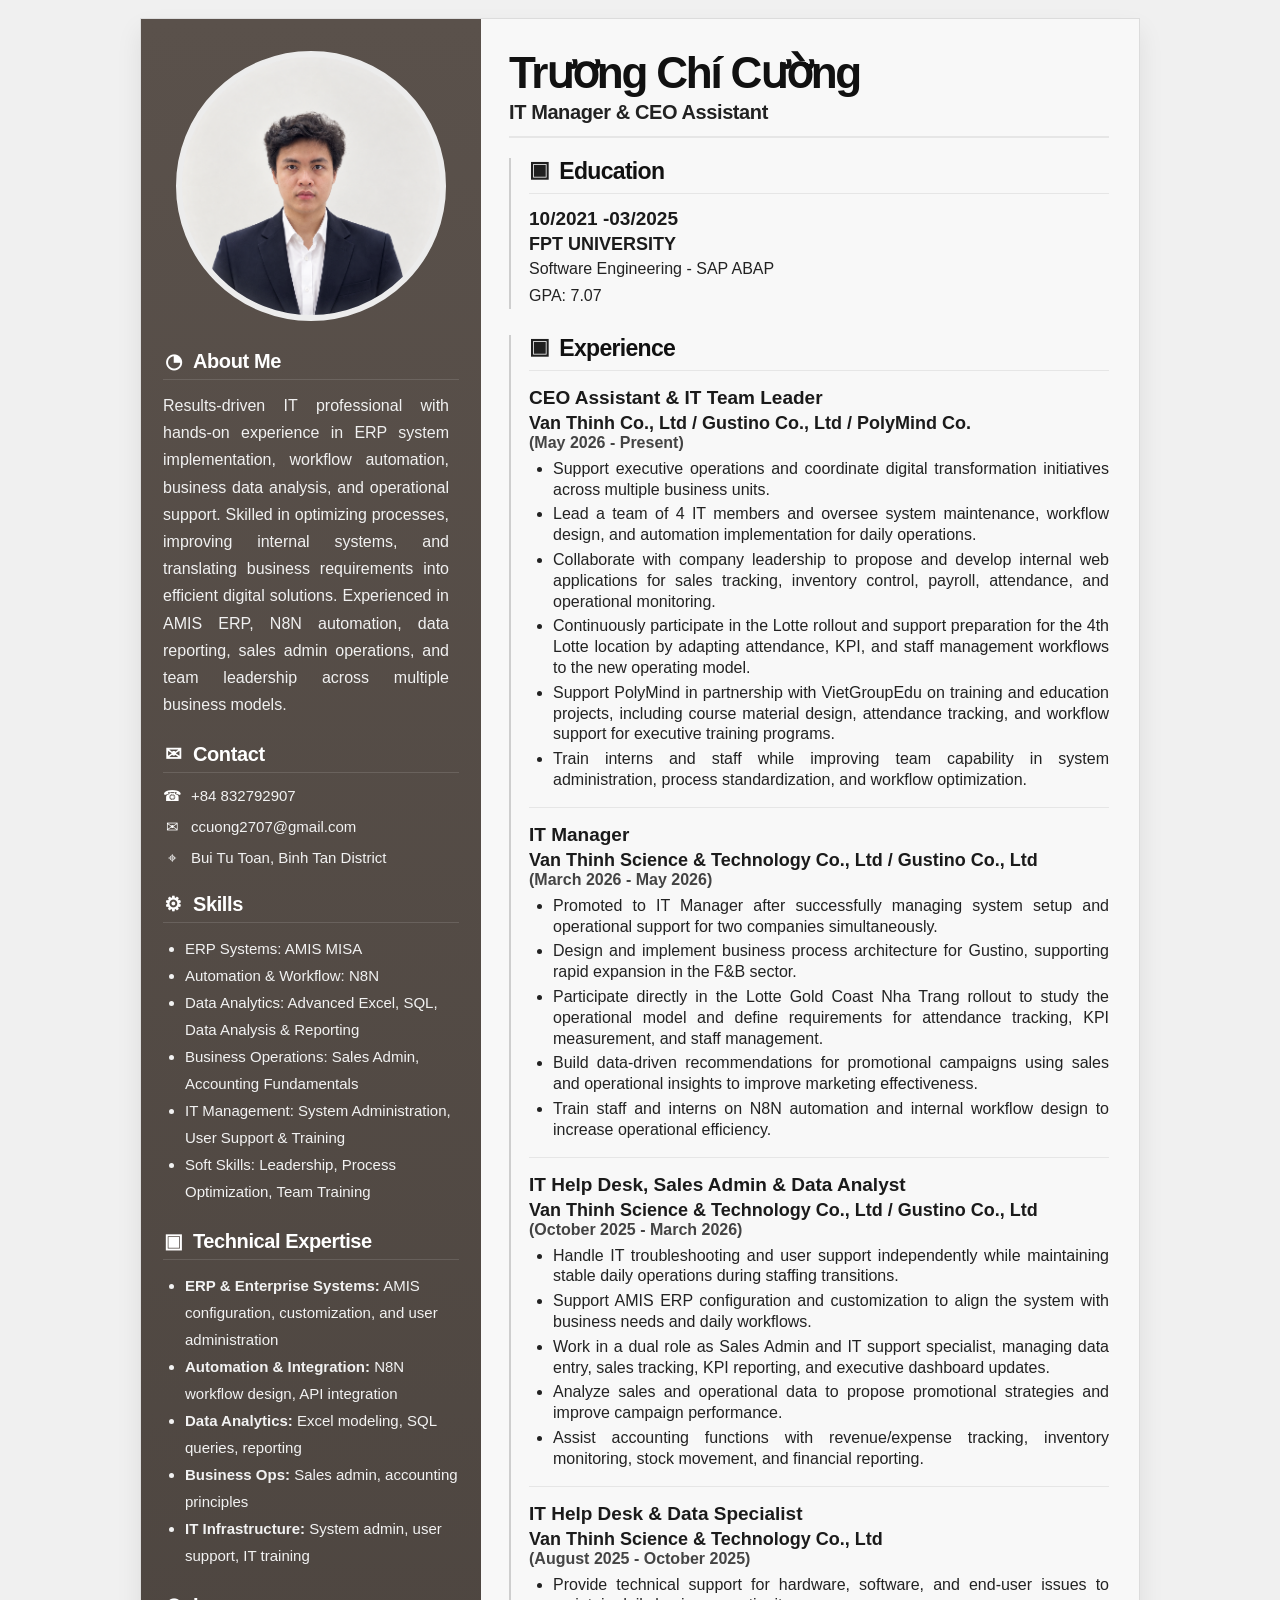
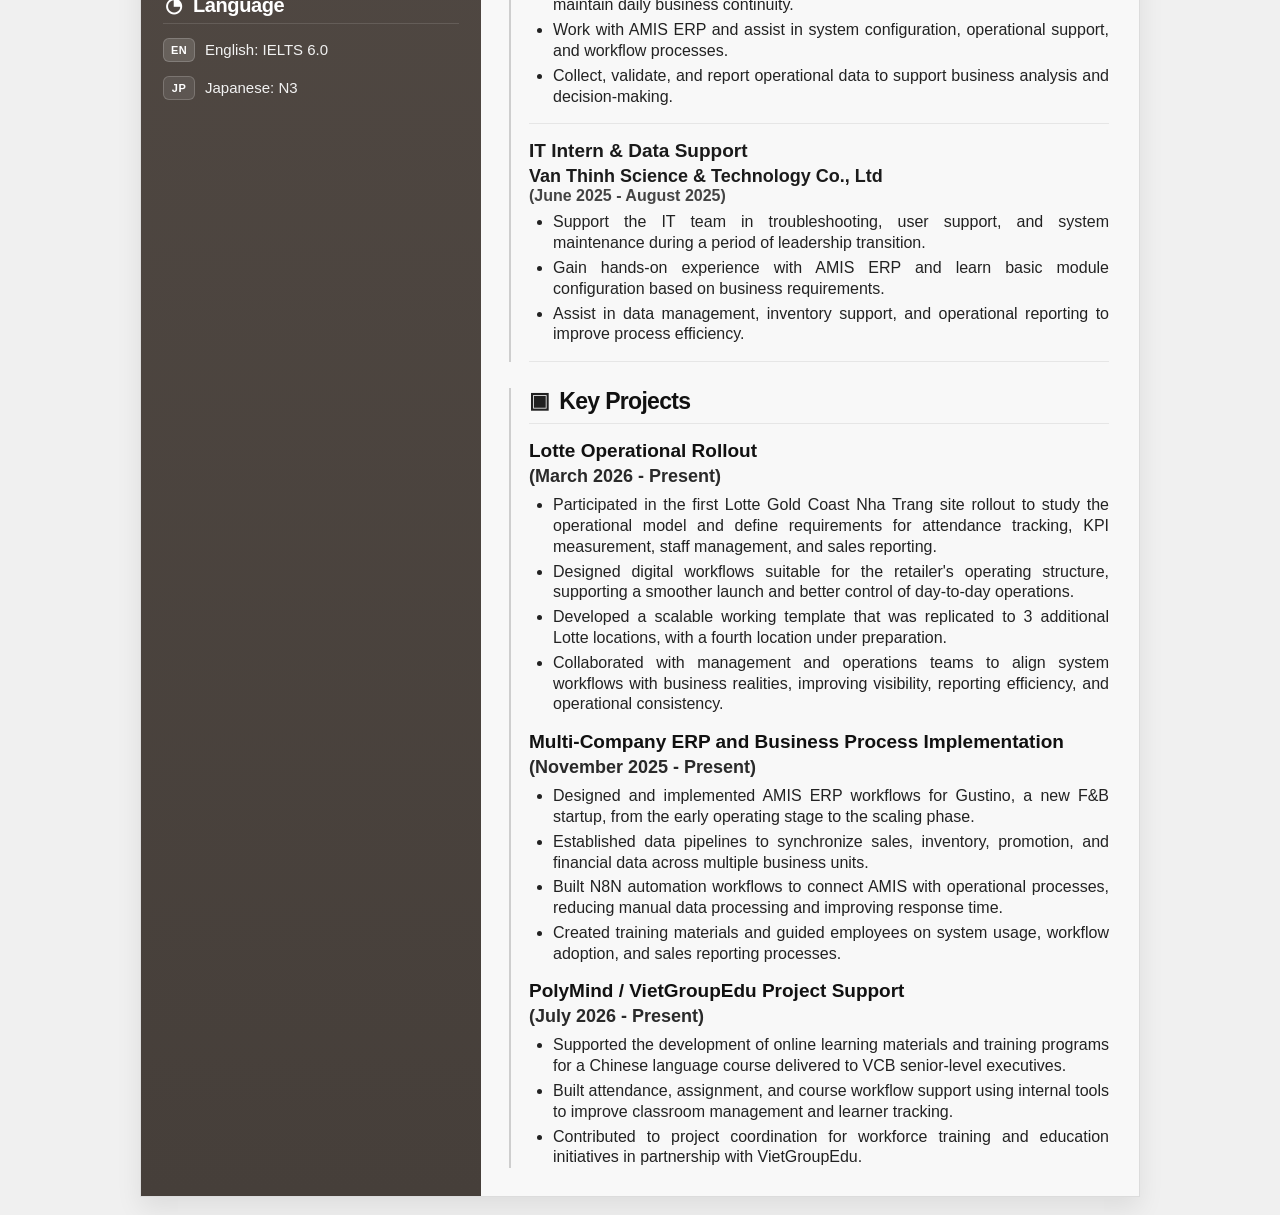
<file: index.html>
<!DOCTYPE html>
<html lang="vi">
<head>
  <meta charset="UTF-8" />
  <meta name="viewport" content="width=device-width, initial-scale=1.0" />
  <title>CV | Trương Chí Cường</title>
  <link rel="stylesheet" href="./style.css" />
</head>
<body>
  <div class="page">
    <aside class="sidebar">
      <div class="profile-photo-wrap">
        <div class="profile-photo"></div>
      </div>

      <section class="sidebar-section">
        <div class="sidebar-title"><span class="icon">◔</span>About Me</div>
        <p class="about-text">
          Results-driven IT professional with hands-on experience in ERP system implementation, workflow automation, business data analysis, and operational support. Skilled in optimizing processes, improving internal systems, and translating business requirements into efficient digital solutions. Experienced in AMIS ERP, N8N automation, data reporting, sales admin operations, and team leadership across multiple business models.
        </p>
      </section>

      <section class="sidebar-section">
        <div class="sidebar-title"><span class="icon">✉</span>Contact</div>
        <ul class="contact-list">
          <li class="contact-item"><span class="mark">☎</span><span>+84 832792907</span></li>
          <li class="contact-item"><span class="mark">✉</span><span>ccuong2707@gmail.com</span></li>
          <li class="contact-item"><span class="mark">⌖</span><span>Bui Tu Toan, Binh Tan District</span></li>
        </ul>
      </section>

      <section class="sidebar-section">
        <div class="sidebar-title"><span class="icon">⚙</span>Skills</div>
        <ul class="skills-list">
          <li>ERP Systems: AMIS MISA</li>
          <li>Automation & Workflow: N8N </li>
          <li>Data Analytics: Advanced Excel, SQL, Data Analysis & Reporting</li>
          <li>Business Operations: Sales Admin, Accounting Fundamentals</li>
          <li>IT Management: System Administration, User Support & Training</li>
          <li>Soft Skills: Leadership, Process Optimization, Team Training</li>
        </ul>
      </section>

      <section class="sidebar-section">
        <div class="sidebar-title"><span class="icon">▣</span>Technical Expertise</div>
        <ul class="skills-list">
          <li><strong>ERP & Enterprise Systems:</strong> AMIS configuration, customization, and user administration</li>
          <li><strong>Automation & Integration:</strong> N8N workflow design, API integration</li>
          <li><strong>Data Analytics:</strong> Excel modeling, SQL queries, reporting</li>
          <li><strong>Business Ops:</strong> Sales admin, accounting principles</li>
          <li><strong>IT Infrastructure:</strong> System admin, user support, IT training</li>
        </ul>
      </section>

      <section class="sidebar-section">
        <div class="sidebar-title"><span class="icon">◔</span>Language</div>
        <ul class="language-list">
          <li><span class="lang-icon en-badge">EN</span>English: IELTS 6.0</li>
          <li><span class="lang-icon jp-badge">JP</span>Japanese: N3</li>
        </ul>
      </section>
    </aside>

    <main class="main">
      <h1 class="header-name">Trương Chí Cường</h1>
      <div class="header-role">IT Manager & CEO Assistant</div>

      <section class="main-section">
        <h2 class="section-heading"><span class="symbol">▣</span>Education</h2>
        <div class="edu-line">
          <div class="edu-title">10/2021 -03/2025</div>
        </div>
        <div class="edu-sub">FPT UNIVERSITY</div>
        <p class="edu-meta">Software Engineering - SAP ABAP</p>
        <p class="edu-meta">GPA: 7.07</p>
      </section>

      <section class="main-section">
        <h2 class="section-heading"><span class="symbol">▣</span>Experience</h2>

        <div class="job-block">
          <div class="job-line">
            <div class="job-title">CEO Assistant & IT Team Leader</div>
          </div>
          <div class="job-company">Van Thinh Co., Ltd / Gustino Co., Ltd / PolyMind Co.</div>
          <div class="job-date">(May 2026 - Present)</div>
          <ul class="job-content">
            <li>Support executive operations and coordinate digital transformation initiatives across multiple business units.</li>
            <li>Lead a team of 4 IT members and oversee system maintenance, workflow design, and automation implementation for daily operations.</li>
            <li>Collaborate with company leadership to propose and develop internal web applications for sales tracking, inventory control, payroll, attendance, and operational monitoring.</li>
            <li>Continuously participate in the Lotte rollout and support preparation for the 4th Lotte location by adapting attendance, KPI, and staff management workflows to the new operating model.</li>
            <li>Support PolyMind in partnership with VietGroupEdu on training and education projects, including course material design, attendance tracking, and workflow support for executive training programs.</li>
            <li>Train interns and staff while improving team capability in system administration, process standardization, and workflow optimization.</li>
          </ul>
        </div>

        <div class="job-block">
          <div class="job-line">
            <div class="job-title">IT Manager</div>
          </div>
          <div class="job-company">Van Thinh Science & Technology Co., Ltd / Gustino Co., Ltd</div>
          <div class="job-date">(March 2026 - May 2026)</div>
          <ul class="job-content">
            <li>Promoted to IT Manager after successfully managing system setup and operational support for two companies simultaneously.</li>
            <li>Design and implement business process architecture for Gustino, supporting rapid expansion in the F&B sector.</li>
            <li>Participate directly in the Lotte Gold Coast Nha Trang rollout to study the operational model and define requirements for attendance tracking, KPI measurement, and staff management.</li>
            <li>Build data-driven recommendations for promotional campaigns using sales and operational insights to improve marketing effectiveness.</li>
            <li>Train staff and interns on N8N automation and internal workflow design to increase operational efficiency.</li>
          </ul>
        </div>

        <div class="job-block">
          <div class="job-line">
            <div class="job-title">IT Help Desk, Sales Admin & Data Analyst</div>
          </div>
          <div class="job-company">Van Thinh Science & Technology Co., Ltd / Gustino Co., Ltd</div>
          <div class="job-date">(October 2025 - March 2026)</div>
          <ul class="job-content">
            <li>Handle IT troubleshooting and user support independently while maintaining stable daily operations during staffing transitions.</li>
            <li>Support AMIS ERP configuration and customization to align the system with business needs and daily workflows.</li>
            <li>Work in a dual role as Sales Admin and IT support specialist, managing data entry, sales tracking, KPI reporting, and executive dashboard updates.</li>
            <li>Analyze sales and operational data to propose promotional strategies and improve campaign performance.</li>
            <li>Assist accounting functions with revenue/expense tracking, inventory monitoring, stock movement, and financial reporting.</li>
          </ul>
        </div>

        <div class="job-block">
          <div class="job-line">
            <div class="job-title">IT Help Desk & Data Specialist</div>
          </div>
          <div class="job-company">Van Thinh Science & Technology Co., Ltd</div>
          <div class="job-date">(August 2025 - October 2025)</div>
          <ul class="job-content">
            <li>Provide technical support for hardware, software, and end-user issues to maintain daily business continuity.</li>
            <li>Work with AMIS ERP and assist in system configuration, operational support, and workflow processes.</li>
            <li>Collect, validate, and report operational data to support business analysis and decision-making.</li>
          </ul>
        </div>

        <div class="job-block">
          <div class="job-line">
            <div class="job-title">IT Intern & Data Support</div>
          </div>
          <div class="job-company">Van Thinh Science & Technology Co., Ltd</div>
          <div class="job-date">(June 2025 - August 2025)</div>
          <ul class="job-content">
            <li>Support the IT team in troubleshooting, user support, and system maintenance during a period of leadership transition.</li>
            <li>Gain hands-on experience with AMIS ERP and learn basic module configuration based on business requirements.</li>
            <li>Assist in data management, inventory support, and operational reporting to improve process efficiency.</li>
          </ul>
        </div>
      </section>

      <section class="main-section">
        <h2 class="section-heading"><span class="symbol">▣</span>Key Projects</h2>

        <div class="project-title">Lotte Operational Rollout</div>
        <div class="project-date">(March 2026 - Present)</div>
        <ul class="job-content">
          <li>Participated in the first Lotte Gold Coast Nha Trang site rollout to study the operational model and define requirements for attendance tracking, KPI measurement, staff management, and sales reporting.</li>
          <li>Designed digital workflows suitable for the retailer's operating structure, supporting a smoother launch and better control of day-to-day operations.</li>
          <li>Developed a scalable working template that was replicated to 3 additional Lotte locations, with a fourth location under preparation.</li>
          <li>Collaborated with management and operations teams to align system workflows with business realities, improving visibility, reporting efficiency, and operational consistency.</li>
        </ul>

        <div class="project-title">Multi-Company ERP and Business Process Implementation</div>
        <div class="project-date">(November 2025 - Present)</div>
        <ul class="job-content">
          <li>Designed and implemented AMIS ERP workflows for Gustino, a new F&B startup, from the early operating stage to the scaling phase.</li>
          <li>Established data pipelines to synchronize sales, inventory, promotion, and financial data across multiple business units.</li>
          <li>Built N8N automation workflows to connect AMIS with operational processes, reducing manual data processing and improving response time.</li>
          <li>Created training materials and guided employees on system usage, workflow adoption, and sales reporting processes.</li>
        </ul>

        <div class="project-title">PolyMind / VietGroupEdu Project Support</div>
        <div class="project-date">(July 2026 - Present)</div>
        <ul class="job-content">
          <li>Supported the development of online learning materials and training programs for a Chinese language course delivered to VCB senior-level executives.</li>
          <li>Built attendance, assignment, and course workflow support using internal tools to improve classroom management and learner tracking.</li>
          <li>Contributed to project coordination for workforce training and education initiatives in partnership with VietGroupEdu.</li>
        </ul>
      </section>
    </main>
  </div>
</body>
</html>
</file>
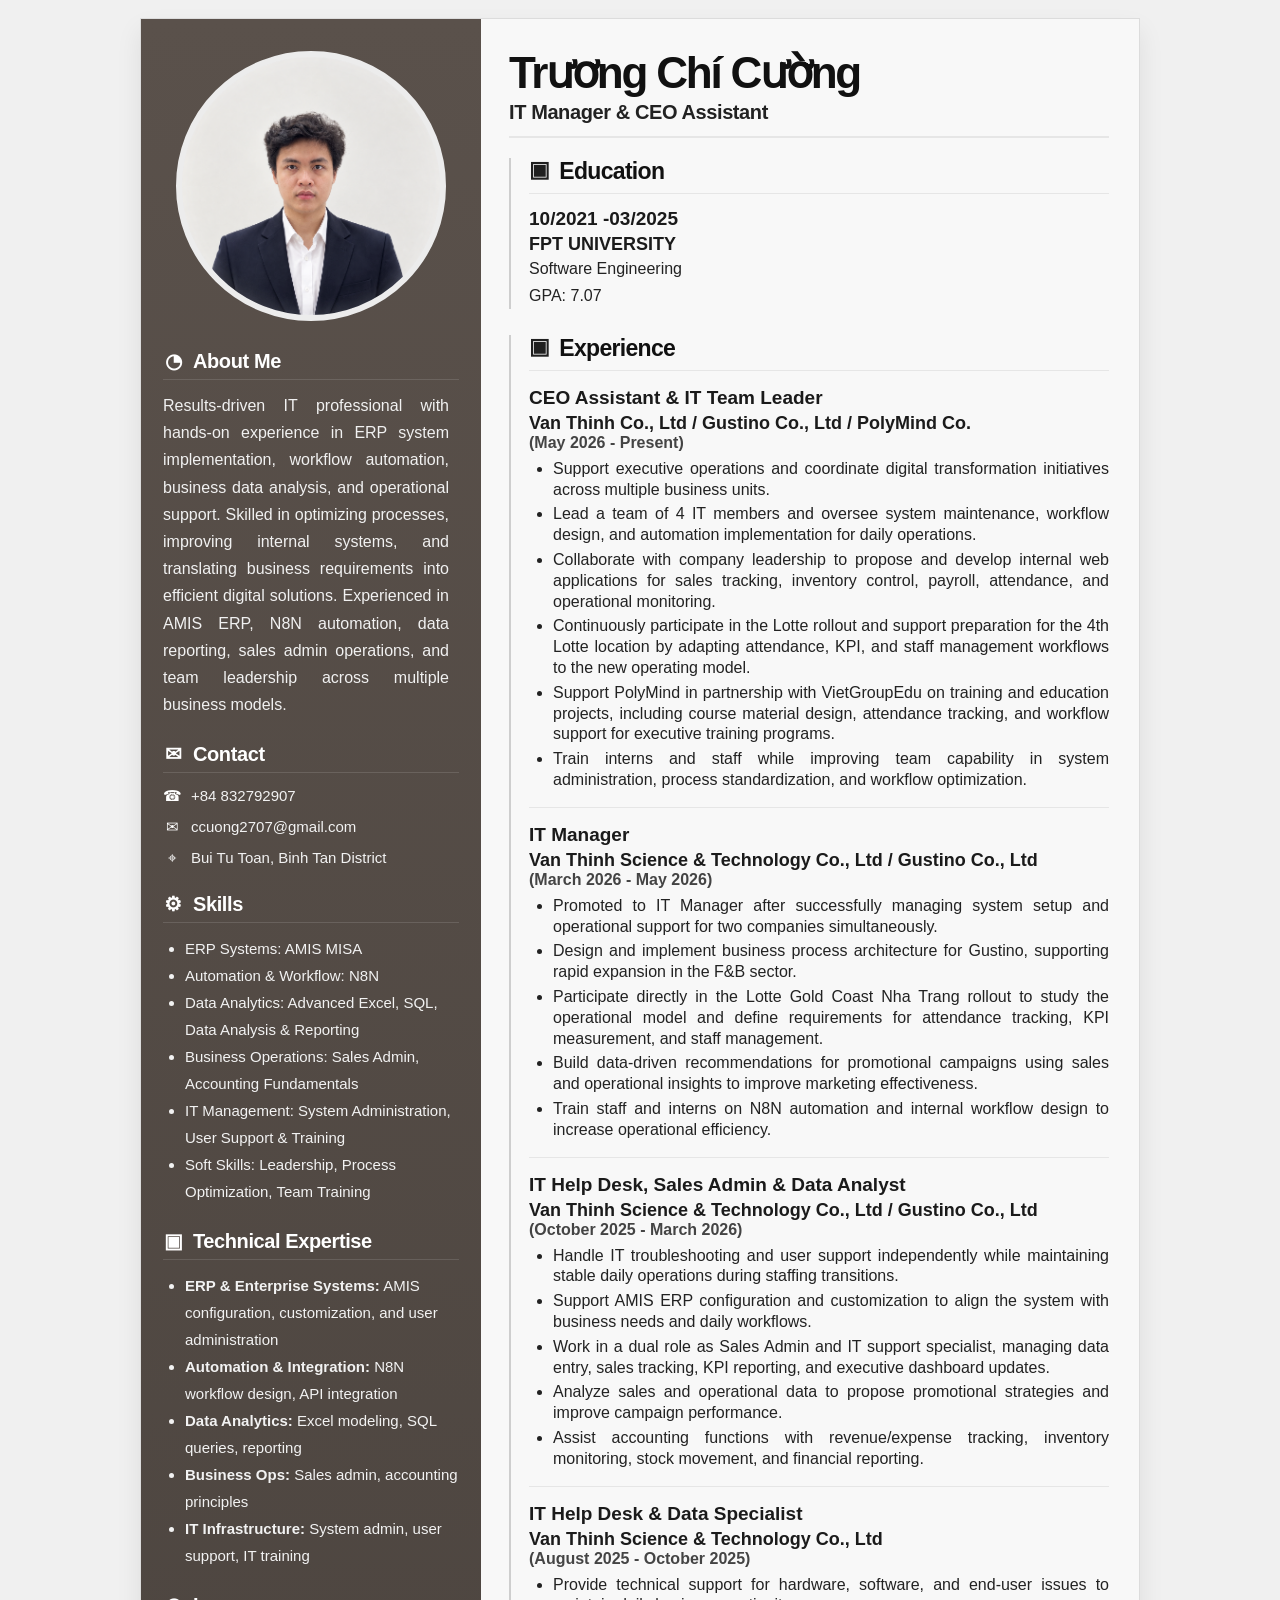
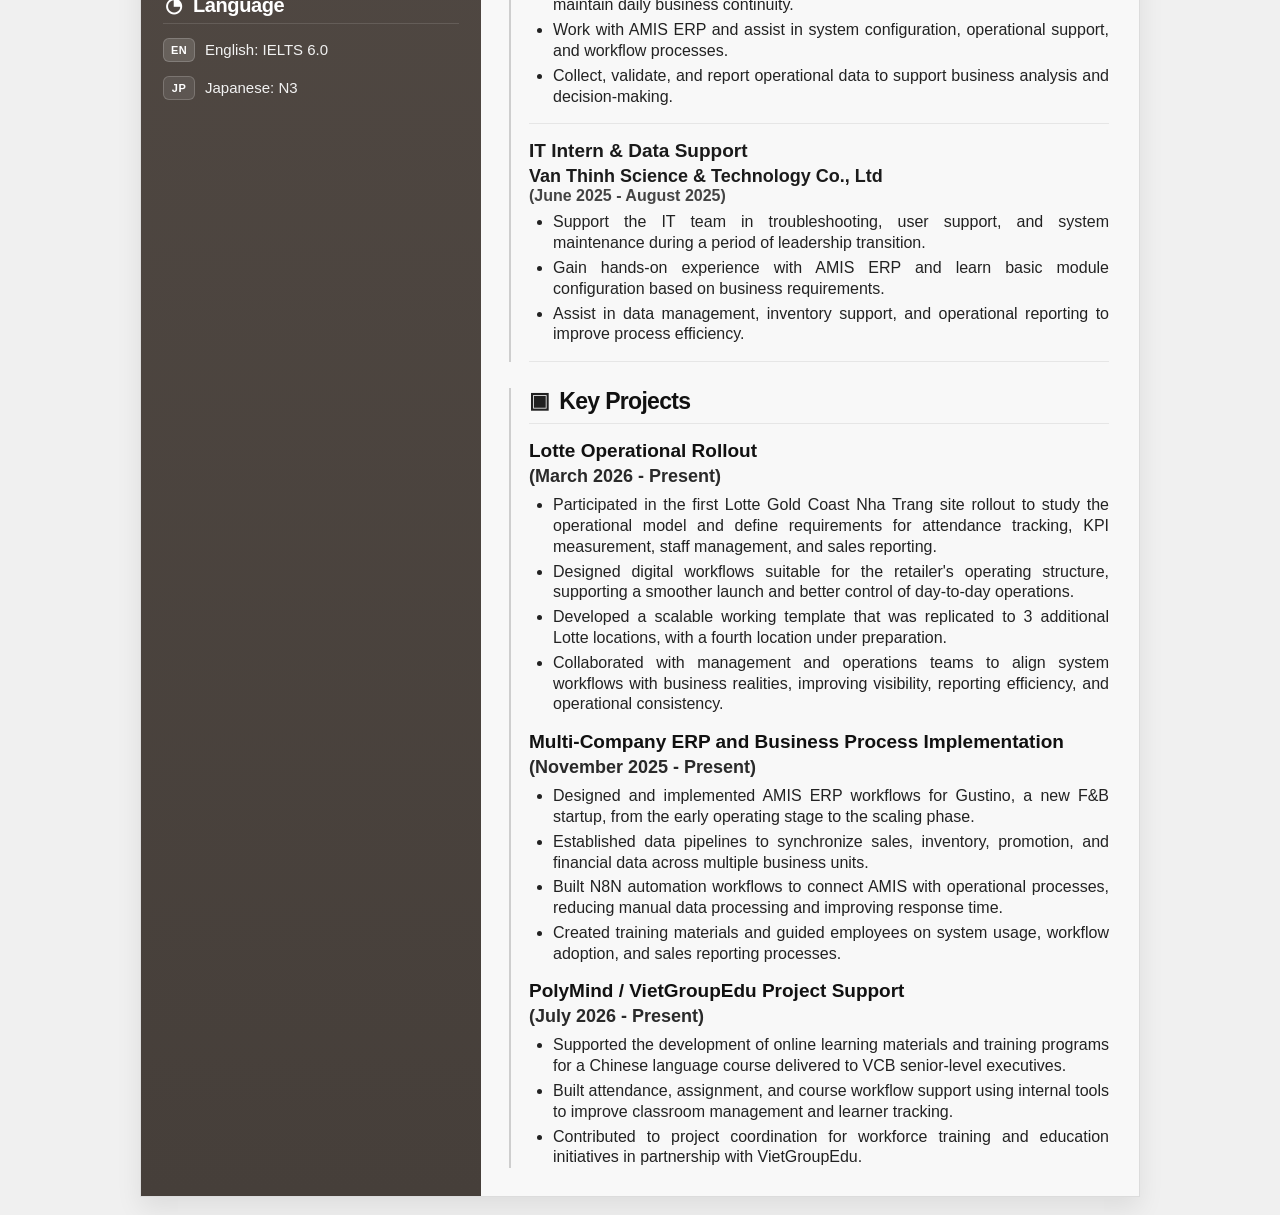
<file: cv.html>
<!DOCTYPE html>
<html lang="vi">
<head>
  <meta charset="UTF-8" />
  <meta name="viewport" content="width=device-width, initial-scale=1.0" />
  <title>CV | Trương Chí Cường</title>
  <link rel="stylesheet" href="./style.css" />
</head>
<body>
  <div class="page">
    <aside class="sidebar">
      <div class="profile-photo-wrap">
        <div class="profile-photo"></div>
      </div>

      <section class="sidebar-section">
        <div class="sidebar-title"><span class="icon">◔</span>About Me</div>
        <p class="about-text">
          Results-driven IT professional with hands-on experience in ERP system implementation, workflow automation, business data analysis, and operational support. Skilled in optimizing processes, improving internal systems, and translating business requirements into efficient digital solutions. Experienced in AMIS ERP, N8N automation, data reporting, sales admin operations, and team leadership across multiple business models.
        </p>
      </section>

      <section class="sidebar-section">
        <div class="sidebar-title"><span class="icon">✉</span>Contact</div>
        <ul class="contact-list">
          <li class="contact-item"><span class="mark">☎</span><span>+84 832792907</span></li>
          <li class="contact-item"><span class="mark">✉</span><span>ccuong2707@gmail.com</span></li>
          <li class="contact-item"><span class="mark">⌖</span><span>Bui Tu Toan, Binh Tan District</span></li>
        </ul>
      </section>

      <section class="sidebar-section">
        <div class="sidebar-title"><span class="icon">⚙</span>Skills</div>
        <ul class="skills-list">
          <li>ERP Systems: AMIS MISA</li>
          <li>Automation & Workflow: N8N </li>
          <li>Data Analytics: Advanced Excel, SQL, Data Analysis & Reporting</li>
          <li>Business Operations: Sales Admin, Accounting Fundamentals</li>
          <li>IT Management: System Administration, User Support & Training</li>
          <li>Soft Skills: Leadership, Process Optimization, Team Training</li>
        </ul>
      </section>

      <section class="sidebar-section">
        <div class="sidebar-title"><span class="icon">▣</span>Technical Expertise</div>
        <ul class="skills-list">
          <li><strong>ERP & Enterprise Systems:</strong> AMIS configuration, customization, and user administration</li>
          <li><strong>Automation & Integration:</strong> N8N workflow design, API integration</li>
          <li><strong>Data Analytics:</strong> Excel modeling, SQL queries, reporting</li>
          <li><strong>Business Ops:</strong> Sales admin, accounting principles</li>
          <li><strong>IT Infrastructure:</strong> System admin, user support, IT training</li>
        </ul>
      </section>

      <section class="sidebar-section">
        <div class="sidebar-title"><span class="icon">◔</span>Language</div>
        <ul class="language-list">
          <li><span class="lang-icon en-badge">EN</span>English: IELTS 6.0</li>
          <li><span class="lang-icon jp-badge">JP</span>Japanese: N3</li>
        </ul>
      </section>
    </aside>

    <main class="main">
      <h1 class="header-name">Trương Chí Cường</h1>
      <div class="header-role">IT Manager & CEO Assistant</div>

      <section class="main-section">
        <h2 class="section-heading"><span class="symbol">▣</span>Education</h2>
        <div class="edu-line">
          <div class="edu-title">10/2021 -03/2025</div>
        </div>
        <div class="edu-sub">FPT UNIVERSITY</div>
        <p class="edu-meta">Software Engineering</p>
        <p class="edu-meta">GPA: 7.07</p>
      </section>

      <section class="main-section">
        <h2 class="section-heading"><span class="symbol">▣</span>Experience</h2>

        <div class="job-block">
          <div class="job-line">
            <div class="job-title">CEO Assistant & IT Team Leader</div>
          </div>
          <div class="job-company">Van Thinh Co., Ltd / Gustino Co., Ltd / PolyMind Co.</div>
          <div class="job-date">(May 2026 - Present)</div>
          <ul class="job-content">
            <li>Support executive operations and coordinate digital transformation initiatives across multiple business units.</li>
            <li>Lead a team of 4 IT members and oversee system maintenance, workflow design, and automation implementation for daily operations.</li>
            <li>Collaborate with company leadership to propose and develop internal web applications for sales tracking, inventory control, payroll, attendance, and operational monitoring.</li>
            <li>Continuously participate in the Lotte rollout and support preparation for the 4th Lotte location by adapting attendance, KPI, and staff management workflows to the new operating model.</li>
            <li>Support PolyMind in partnership with VietGroupEdu on training and education projects, including course material design, attendance tracking, and workflow support for executive training programs.</li>
            <li>Train interns and staff while improving team capability in system administration, process standardization, and workflow optimization.</li>
          </ul>
        </div>

        <div class="job-block">
          <div class="job-line">
            <div class="job-title">IT Manager</div>
          </div>
          <div class="job-company">Van Thinh Science & Technology Co., Ltd / Gustino Co., Ltd</div>
          <div class="job-date">(March 2026 - May 2026)</div>
          <ul class="job-content">
            <li>Promoted to IT Manager after successfully managing system setup and operational support for two companies simultaneously.</li>
            <li>Design and implement business process architecture for Gustino, supporting rapid expansion in the F&B sector.</li>
            <li>Participate directly in the Lotte Gold Coast Nha Trang rollout to study the operational model and define requirements for attendance tracking, KPI measurement, and staff management.</li>
            <li>Build data-driven recommendations for promotional campaigns using sales and operational insights to improve marketing effectiveness.</li>
            <li>Train staff and interns on N8N automation and internal workflow design to increase operational efficiency.</li>
          </ul>
        </div>

        <div class="job-block">
          <div class="job-line">
            <div class="job-title">IT Help Desk, Sales Admin & Data Analyst</div>
          </div>
          <div class="job-company">Van Thinh Science & Technology Co., Ltd / Gustino Co., Ltd</div>
          <div class="job-date">(October 2025 - March 2026)</div>
          <ul class="job-content">
            <li>Handle IT troubleshooting and user support independently while maintaining stable daily operations during staffing transitions.</li>
            <li>Support AMIS ERP configuration and customization to align the system with business needs and daily workflows.</li>
            <li>Work in a dual role as Sales Admin and IT support specialist, managing data entry, sales tracking, KPI reporting, and executive dashboard updates.</li>
            <li>Analyze sales and operational data to propose promotional strategies and improve campaign performance.</li>
            <li>Assist accounting functions with revenue/expense tracking, inventory monitoring, stock movement, and financial reporting.</li>
          </ul>
        </div>

        <div class="job-block">
          <div class="job-line">
            <div class="job-title">IT Help Desk & Data Specialist</div>
          </div>
          <div class="job-company">Van Thinh Science & Technology Co., Ltd</div>
          <div class="job-date">(August 2025 - October 2025)</div>
          <ul class="job-content">
            <li>Provide technical support for hardware, software, and end-user issues to maintain daily business continuity.</li>
            <li>Work with AMIS ERP and assist in system configuration, operational support, and workflow processes.</li>
            <li>Collect, validate, and report operational data to support business analysis and decision-making.</li>
          </ul>
        </div>

        <div class="job-block">
          <div class="job-line">
            <div class="job-title">IT Intern & Data Support</div>
          </div>
          <div class="job-company">Van Thinh Science & Technology Co., Ltd</div>
          <div class="job-date">(June 2025 - August 2025)</div>
          <ul class="job-content">
            <li>Support the IT team in troubleshooting, user support, and system maintenance during a period of leadership transition.</li>
            <li>Gain hands-on experience with AMIS ERP and learn basic module configuration based on business requirements.</li>
            <li>Assist in data management, inventory support, and operational reporting to improve process efficiency.</li>
          </ul>
        </div>
      </section>

      <section class="main-section">
        <h2 class="section-heading"><span class="symbol">▣</span>Key Projects</h2>

        <div class="project-title">Lotte Operational Rollout</div>
        <div class="project-date">(March 2026 - Present)</div>
        <ul class="job-content">
          <li>Participated in the first Lotte Gold Coast Nha Trang site rollout to study the operational model and define requirements for attendance tracking, KPI measurement, staff management, and sales reporting.</li>
          <li>Designed digital workflows suitable for the retailer's operating structure, supporting a smoother launch and better control of day-to-day operations.</li>
          <li>Developed a scalable working template that was replicated to 3 additional Lotte locations, with a fourth location under preparation.</li>
          <li>Collaborated with management and operations teams to align system workflows with business realities, improving visibility, reporting efficiency, and operational consistency.</li>
        </ul>

        <div class="project-title">Multi-Company ERP and Business Process Implementation</div>
        <div class="project-date">(November 2025 - Present)</div>
        <ul class="job-content">
          <li>Designed and implemented AMIS ERP workflows for Gustino, a new F&B startup, from the early operating stage to the scaling phase.</li>
          <li>Established data pipelines to synchronize sales, inventory, promotion, and financial data across multiple business units.</li>
          <li>Built N8N automation workflows to connect AMIS with operational processes, reducing manual data processing and improving response time.</li>
          <li>Created training materials and guided employees on system usage, workflow adoption, and sales reporting processes.</li>
        </ul>

        <div class="project-title">PolyMind / VietGroupEdu Project Support</div>
        <div class="project-date">(July 2026 - Present)</div>
        <ul class="job-content">
          <li>Supported the development of online learning materials and training programs for a Chinese language course delivered to VCB senior-level executives.</li>
          <li>Built attendance, assignment, and course workflow support using internal tools to improve classroom management and learner tracking.</li>
          <li>Contributed to project coordination for workforce training and education initiatives in partnership with VietGroupEdu.</li>
        </ul>
      </section>
    </main>
  </div>
</body>
</html>
</file>
<file: style.css>
:root {
  --page-bg: #f0f0f0;
  --frame: #2d2d2d;
  --sidebar: #5a514b;
  --sidebar-text: #f3f3f3;
  --muted: #9a9a9a;
  --main-text: #111111;
  --main-sub: #222222;
  --line: #2b2b2b;
  --light-line: #e7e7e7;
  --accent: #202020;
}

* {
  box-sizing: border-box;
}

html, body {
  margin: 0;
  padding: 0;
  background: var(--page-bg);
  font-family: "Segoe UI", Tahoma, Geneva, Verdana, sans-serif;
  color: var(--main-text);
}

body {
  min-height: 100vh;
  display: flex;
  justify-content: center;
  align-items: flex-start;
  padding: 18px;
}

.page {
  width: 1000px;
  min-height: 1240px;
  background: #f8f8f8;
  border: 1px solid rgba(22, 22, 22, 0.12);
  display: flex;
  box-shadow: 0 12px 24px rgba(0, 0, 0, 0.08);
}

.sidebar {
  width: 340px;
  background: linear-gradient(180deg, #5a514b 0%, #463f3a 100%);
  color: var(--sidebar-text);
  padding: 26px 22px 18px 22px;
  position: relative;
}

.profile-photo-wrap {
  display: flex;
  justify-content: center;
  margin: 6px 0 26px 0;
}

.profile-photo {
  width: 270px;
  height: 270px;
  border-radius: 50%;
  border: 6px solid #e7e7e7;
  overflow: hidden;
  background-image: url('./img/profile.png');
  background-size: cover;
  background-position: center;
  filter: saturate(0.9) contrast(1.05);
  box-shadow: inset 0 0 20px rgba(255,255,255,0.2);
}

.sidebar-section {
  margin-top: 22px;
  padding-top: 2px;
}

.sidebar-title {
  font-size: 20px;
  font-weight: 700;
  margin: 0 0 12px 0;
  display: flex;
  align-items: center;
  gap: 10px;
  letter-spacing: -0.02em;
  color: #ffffff;
  padding-bottom: 6px;
  border-bottom: 1px solid rgba(255, 255, 255, 0.12);
}

.sidebar-title .icon {
  width: 20px;
  display: inline-flex;
  justify-content: center;
  font-size: 20px;
  color: #ffffff;
}

.about-text {
  font-size: 16px;
  line-height: 1.7;
  color: #f1f1f1;
  margin: 0;
  padding-right: 10px;
  text-align: justify;
}

.contact-list {
  list-style: none;
  padding: 0;
  margin: 0;
  display: grid;
  gap: 10px;
  font-size: 15px;
  color: #f2f2f2;
}

.contact-item {
  display: flex;
  align-items: center;
  gap: 10px;
  line-height: 1.4;
}

.contact-item .mark {
  width: 18px;
  text-align: center;
  color: #ffffff;
  font-size: 15px;
}

.skills-list,
.language-list {
  list-style: disc;
  padding-left: 22px;
  margin: 0;
  font-size: 15px;
  line-height: 1.8;
  color: #f2f2f2;
}

.skills-list {
  text-align: left;
}

.language-list {
  list-style: none;
  padding-left: 0;
  margin: 0;
  display: grid;
  gap: 10px;
}

.language-list li {
  display: flex;
  align-items: center;
  gap: 10px;
  line-height: 1.5;
  color: #f2f2f2;
  min-height: 28px;
}

.lang-icon {
  width: 32px;
  height: 24px;
  display: inline-flex;
  justify-content: center;
  align-items: center;
  font-size: 11px;
  font-weight: 700;
  letter-spacing: 0.04em;
  border-radius: 6px;
  background: rgba(255, 255, 255, 0.12);
  border: 1px solid rgba(255, 255, 255, 0.18);
  color: #ffffff;
  flex-shrink: 0;
}

.en-badge {
  background: rgba(255, 255, 255, 0.14);
}

.jp-badge {
  background: rgba(255, 255, 255, 0.09);
}

.main {
  flex: 1;
  background: #f8f8f8;
  padding: 30px 30px 24px 28px;
}

.header-name {
  margin: 0;
  font-size: 44px;
  line-height: 1.08;
  letter-spacing: -0.05em;
  font-weight: 800;
  color: #111111;
  text-align: left;
}

.header-role {
  margin-top: 4px;
  padding-bottom: 12px;
  border-bottom: 2px solid rgba(17, 17, 17, 0.08);
  font-size: 20px;
  font-weight: 600;
  color: var(--main-sub);
  letter-spacing: -0.02em;
  font-style: normal;
  text-align: left;
}

.main-section {
  margin-top: 26px;
  position: relative;
  padding-left: 18px;
  border-left: 2px solid rgba(17, 17, 17, 0.18);
}

.main-section:first-of-type {
  margin-top: 20px;
}

.section-heading {
  display: flex;
  align-items: center;
  gap: 10px;
  margin: 0 0 14px 0;
  font-size: 23px;
  font-weight: 800;
  letter-spacing: -0.03em;
  color: #111111;
  padding-bottom: 8px;
  border-bottom: 1px solid rgba(17, 17, 17, 0.08);
  text-align: left;
}

.section-heading .symbol {
  font-size: 22px;
  color: #202020;
  display: inline-flex;
  align-items: center;
  justify-content: center;
  transform: translateY(-1px);
}

.edu-line,
.job-line {
  display: flex;
  align-items: flex-start;
  justify-content: space-between;
  gap: 12px;
  margin: 0 0 4px 0;
  color: var(--main-text);
}

.edu-title,
.job-title {
  font-size: 19px;
  font-weight: 700;
  color: #1a1a1a;
  text-align: left;
}

.edu-date,
.job-date {
  font-size: 16px;
  color: #444444;
  white-space: nowrap;
  font-weight: 600;
}

.edu-sub,
.job-company {
  font-size: 18px;
  font-weight: 600;
  color: #1b1b1b;
}

.edu-meta,
.job-meta {
  margin: 4px 0 0 0;
  font-size: 18px;
  line-height: 1.35;
  color: #2a2a2a;
  text-align: justify;
}

.edu-meta {
  margin-top: 0;
}

.job-block {
  margin-top: 16px;
  padding-bottom: 12px;
  border-bottom: 1px solid rgba(17, 17, 17, 0.08);
}

.job-content {
  margin: 8px 0 0 0;
  padding-left: 18px;
  list-style: disc;
  font-size: 16px;
  line-height: 1.3;
  color: #222222;
  text-align: justify;
}

.job-content li {
  margin-bottom: 4px;
}

.project-title {
  margin: 16px 0 4px 0;
  font-size: 19px;
  font-weight: 800;
  color: #111111;
  text-align: left;
}

.project-date {
  font-size: 18px;
  font-weight: 600;
  color: #2a2a2a;
  margin: 0 0 8px 0;
}

.subheading {
  font-size: 18px;
  font-weight: 700;
  margin: 8px 0 0 0;
  color: #111111;
}

.main ul {
  margin: 7px 0 0 0;
  padding-left: 24px;
}

.main p {
  margin: 0;
  font-size: 16px;
  line-height: 1.7;
  color: #222222;
}

@media (max-width: 980px) {
  .page {
    width: 100%;
    flex-direction: column;
  }

  .sidebar {
    width: 100%;
  }

  .main {
    padding: 24px 20px 20px;
  }
}
</file>
